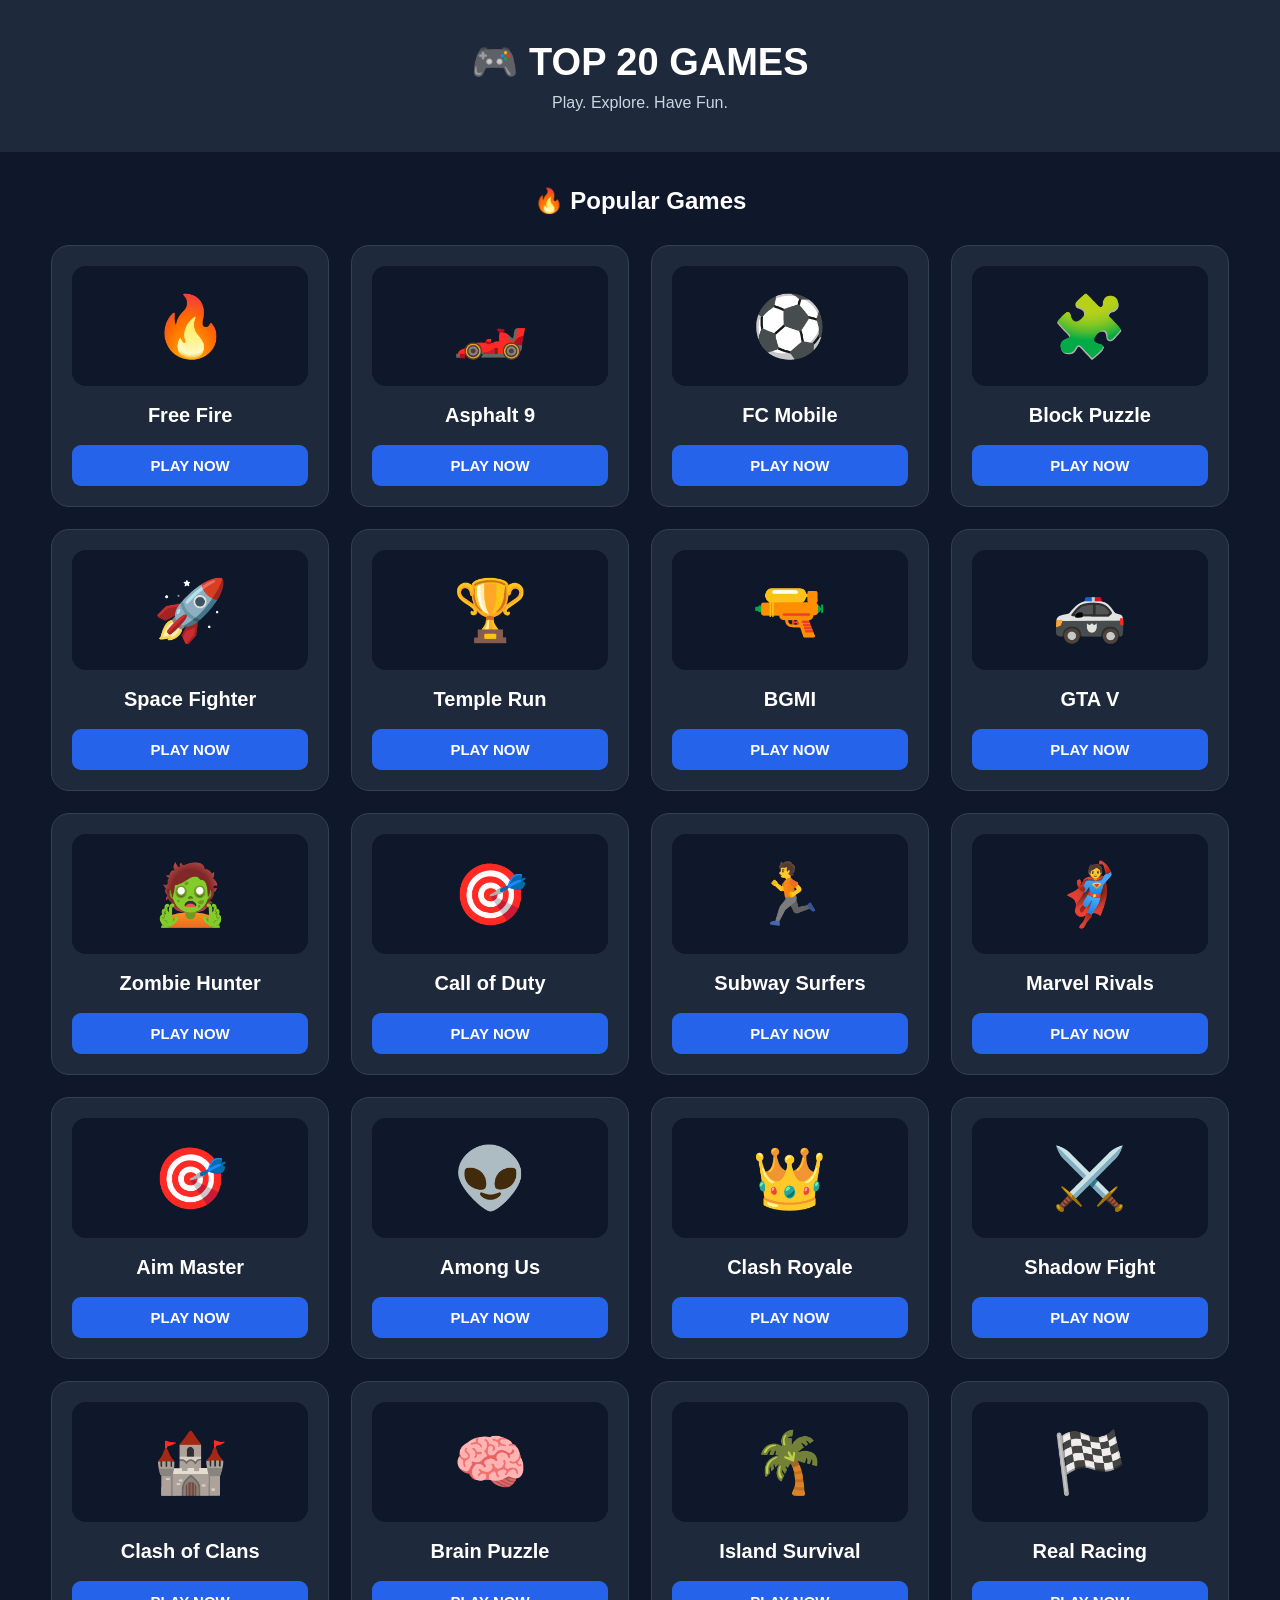
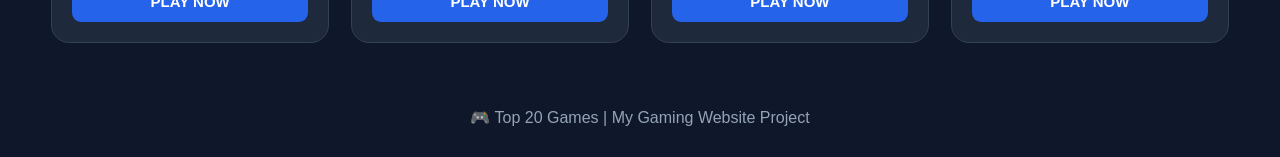
<file: index.html>
<!DOCTYPE html>
<html lang="en">
<head>
    <meta charset="UTF-8">
    <meta name="viewport" content="width=device-width, initial-scale=1.0">
    <title>Top 20 Games</title>

    <style>
        * {
            box-sizing: border-box;
        }

        body {
            margin: 0;
            font-family: Arial, sans-serif;
            background: #0f172a;
            color: white;
        }

        header {
            text-align: center;
            padding: 40px 20px;
            background: #1e293b;
        }

        header h1 {
            margin: 0 0 10px;
            font-size: 38px;
        }

        header p {
            margin: 0;
            color: #cbd5e1;
        }

        main {
            width: 92%;
            max-width: 1200px;
            margin: 35px auto;
        }

        main > h2 {
            text-align: center;
            margin-bottom: 30px;
        }

        .games {
            display: grid;
            grid-template-columns: repeat(4, 1fr);
            gap: 22px;
        }

        .game-card {
            background: #1e293b;
            border: 1px solid #334155;
            border-radius: 18px;
            padding: 20px;
            text-align: center;
        }

        .game-image {
            height: 120px;
            display: flex;
            justify-content: center;
            align-items: center;
            background: #0f172a;
            border-radius: 14px;
            font-size: 60px;
            margin-bottom: 18px;
        }

        .game-card h3 {
            margin: 10px 0 18px;
            font-size: 20px;
        }

        .play-btn {
            display: inline-block;
            width: 100%;
            padding: 12px;
            border: none;
            border-radius: 9px;
            background: #2563eb;
            color: white;
            font-size: 15px;
            font-weight: bold;
            text-decoration: none;
            cursor: pointer;
        }

        .play-btn:hover {
            background: #1d4ed8;
        }

        #aimGame {
            display: none;
            margin-top: 35px;
            padding: 25px;
            background: #1e293b;
            border-radius: 18px;
            text-align: center;
        }

        #passwordInput {
            padding: 12px;
            border: none;
            border-radius: 8px;
            font-size: 16px;
            width: 230px;
        }

        footer {
            text-align: center;
            padding: 30px;
            color: #94a3b8;
        }

        @media (max-width: 900px) {
            .games {
                grid-template-columns: repeat(2, 1fr);
            }
        }

        @media (max-width: 550px) {
            .games {
                grid-template-columns: 1fr;
            }

            header h1 {
                font-size: 30px;
            }
        }
    </style>
</head>

<body>

<header>
    <h1>🎮 TOP 20 GAMES</h1>
    <p>Play. Explore. Have Fun.</p>
</header>

<main>

    <h2>🔥 Popular Games</h2>

    <div class="games">

        <div class="game-card">
            <div class="game-image">🔥</div>
            <h3>Free Fire</h3>
            <a class="play-btn" href="game1.html">PLAY NOW</a>
        </div>

        <div class="game-card">
            <div class="game-image">🏎️</div>
            <h3>Asphalt 9</h3>
            <a class="play-btn" href="game2.html">PLAY NOW</a>
        </div>

        <div class="game-card">
            <div class="game-image">⚽</div>
            <h3>FC Mobile</h3>
            <a class="play-btn" href="game3.html">PLAY NOW</a>
        </div>

        <div class="game-card">
            <div class="game-image">🧩</div>
            <h3>Block Puzzle</h3>
            <a class="play-btn" href="game4.html">PLAY NOW</a>
        </div>

        <div class="game-card">
            <div class="game-image">🚀</div>
            <h3>Space Fighter</h3>
            <a class="play-btn" href="game5.html">PLAY NOW</a>
        </div>

        <div class="game-card">
            <div class="game-image">🏆</div>
            <h3>Temple Run</h3>
            <a class="play-btn" href="game6.html">PLAY NOW</a>
        </div>

        <div class="game-card">
            <div class="game-image">🔫</div>
            <h3>BGMI</h3>
            <a class="play-btn" href="game7.html">PLAY NOW</a>
        </div>

        <div class="game-card">
            <div class="game-image">🚓</div>
            <h3>GTA V</h3>
            <a class="play-btn" href="game8.html">PLAY NOW</a>
        </div>

        <div class="game-card">
            <div class="game-image">🧟</div>
            <h3>Zombie Hunter</h3>
            <a class="play-btn" href="game9.html">PLAY NOW</a>
        </div>

        <div class="game-card">
            <div class="game-image">🎯</div>
            <h3>Call of Duty</h3>
            <a class="play-btn" href="game10.html">PLAY NOW</a>
        </div>

        <div class="game-card">
            <div class="game-image">🏃</div>
            <h3>Subway Surfers</h3>
            <a class="play-btn" href="game11.html">PLAY NOW</a>
        </div>

        <div class="game-card">
            <div class="game-image">🦸</div>
            <h3>Marvel Rivals</h3>
            <a class="play-btn" href="game12.html">PLAY NOW</a>
        </div>

        <!-- 13 - AIM MASTER -->
        <div class="game-card">
            <div class="game-image">🎯</div>
            <h3>Aim Master</h3>
            <button class="play-btn" onclick="startAimMaster()">PLAY NOW</button>
        </div>

        <div class="game-card">
            <div class="game-image">👽</div>
            <h3>Among Us</h3>
            <a class="play-btn" href="game14.html">PLAY NOW</a>
        </div>

        <div class="game-card">
            <div class="game-image">👑</div>
            <h3>Clash Royale</h3>
            <a class="play-btn" href="game15.html">PLAY NOW</a>
        </div>

        <div class="game-card">
            <div class="game-image">⚔️</div>
            <h3>Shadow Fight</h3>
            <a class="play-btn" href="game16.html">PLAY NOW</a>
        </div>

        <div class="game-card">
            <div class="game-image">🏰</div>
            <h3>Clash of Clans</h3>
            <a class="play-btn" href="game17.html">PLAY NOW</a>
        </div>

        <div class="game-card">
            <div class="game-image">🧠</div>
            <h3>Brain Puzzle</h3>
            <a class="play-btn" href="game18.html">PLAY NOW</a>
        </div>

        <div class="game-card">
            <div class="game-image">🌴</div>
            <h3>Island Survival</h3>
            <a class="play-btn" href="game19.html">PLAY NOW</a>
        </div>

        <div class="game-card">
            <div class="game-image">🏁</div>
            <h3>Real Racing</h3>
            <a class="play-btn" href="game20.html">PLAY NOW</a>
        </div>

    </div>


    <!-- AIM MASTER PASSWORD -->

    <div id="aimGame">

        <h2>🎯 Aim Master</h2>

        <p>Enter password to continue</p>

        <input
            type="password"
            id="passwordInput"
            placeholder="Password"
        >

        <br><br>

        <button class="play-btn" onclick="checkPassword()">
            ENTER
        </button>

    </div>

</main>


<footer>
    🎮 Top 20 Games | My Gaming Website Project
</footer>


<script>

function startAimMaster() {

    document.getElementById("aimGame").style.display = "block";

    document.getElementById("aimGame").scrollIntoView({
        behavior: "smooth"
    });

    document.getElementById("passwordInput").focus();
}


function checkPassword() {

    const password =
        document.getElementById("passwordInput").value;

    if (password === "patil@1234") {

        /* Same tab madhye chat.html open hoil */
        window.location.href = "chat.html";

    } else {

        alert("❌ Incorrect password");

    }
}

</script>

</body>
</html>
</file>
